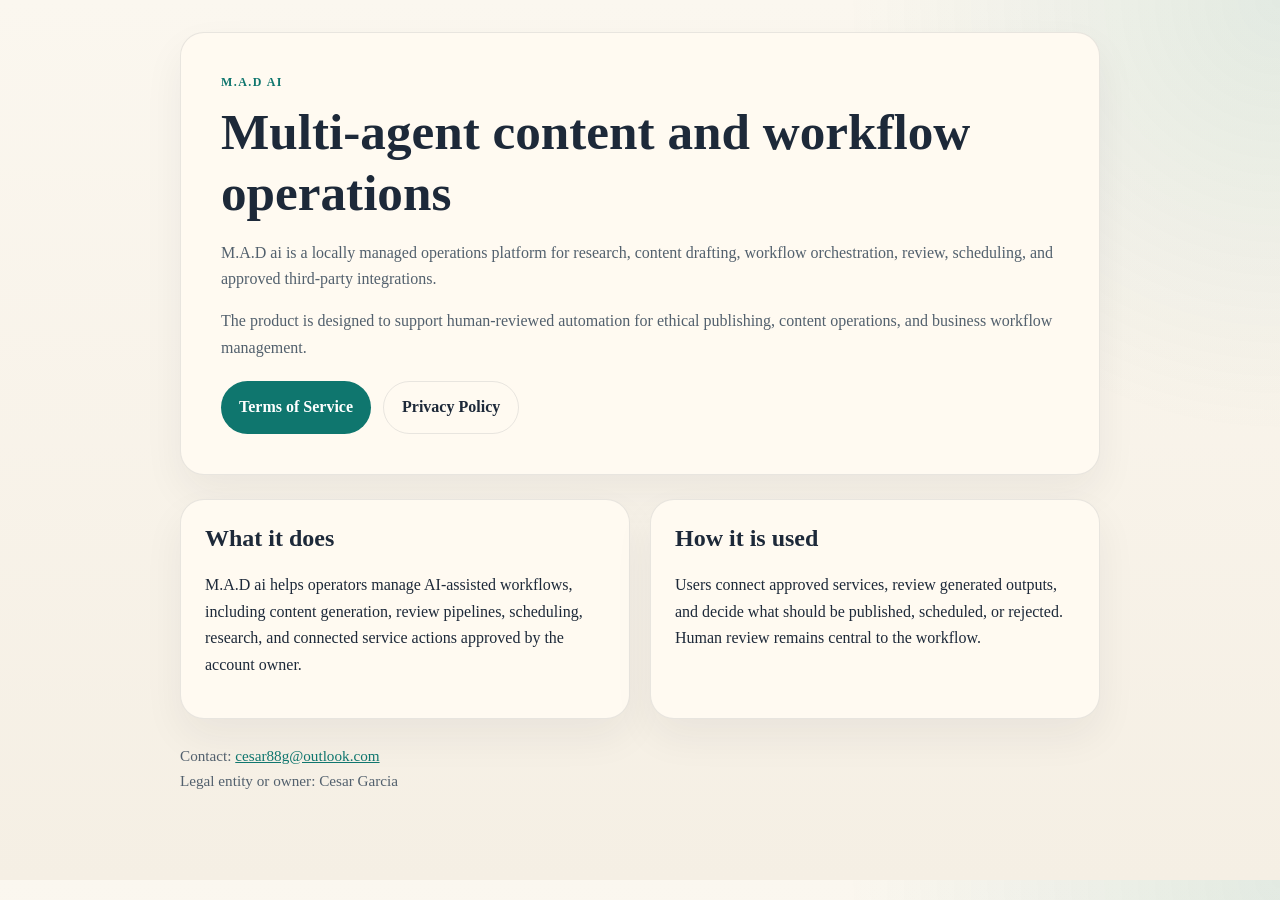
<file: index.html>
<!DOCTYPE html>
<html lang="en">
<head>
  <meta charset="UTF-8">
  <meta name="viewport" content="width=device-width, initial-scale=1.0">
  <title>M.A.D ai</title>
  <link rel="stylesheet" href="./styles.css">
</head>
<body>
  <main class="wrap">
    <section class="hero">
      <p class="eyebrow">M.A.D ai</p>
      <h1>Multi-agent content and workflow operations</h1>
      <p class="lead">
        M.A.D ai is a locally managed operations platform for research, content drafting, workflow orchestration,
        review, scheduling, and approved third-party integrations.
      </p>
      <p class="lead">
        The product is designed to support human-reviewed automation for ethical publishing, content operations,
        and business workflow management.
      </p>
      <div class="links">
        <a class="button" href="./terms.html">Terms of Service</a>
        <a class="button secondary" href="./privacy.html">Privacy Policy</a>
      </div>
    </section>

    <section class="grid">
      <article class="card">
        <h2>What it does</h2>
        <p>
          M.A.D ai helps operators manage AI-assisted workflows, including content generation, review pipelines,
          scheduling, research, and connected service actions approved by the account owner.
        </p>
      </article>
      <article class="card">
        <h2>How it is used</h2>
        <p>
          Users connect approved services, review generated outputs, and decide what should be published,
          scheduled, or rejected. Human review remains central to the workflow.
        </p>
      </article>
    </section>

    <p class="footer">
      Contact: <a href="mailto:cesar88g@outlook.com">cesar88g@outlook.com</a><br>
      Legal entity or owner: Cesar Garcia
    </p>
  </main>
</body>
</html>
</file>
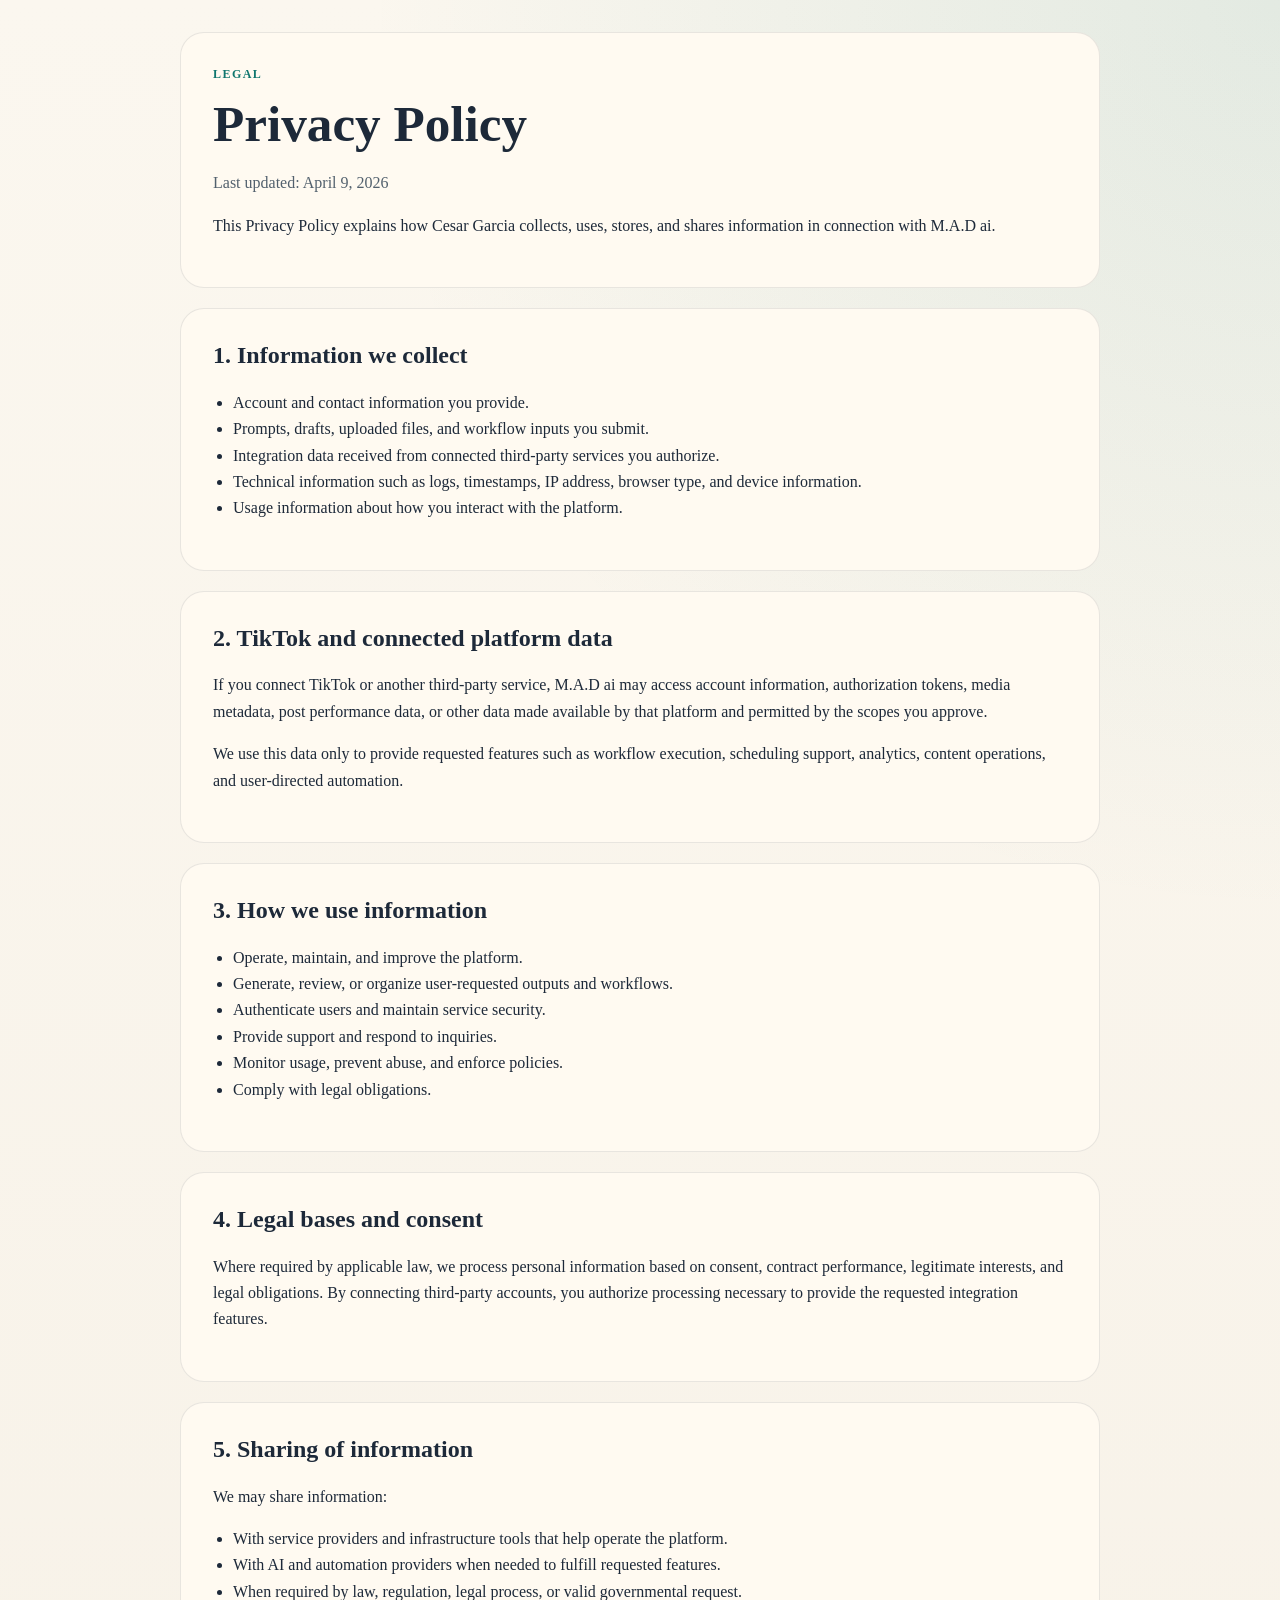
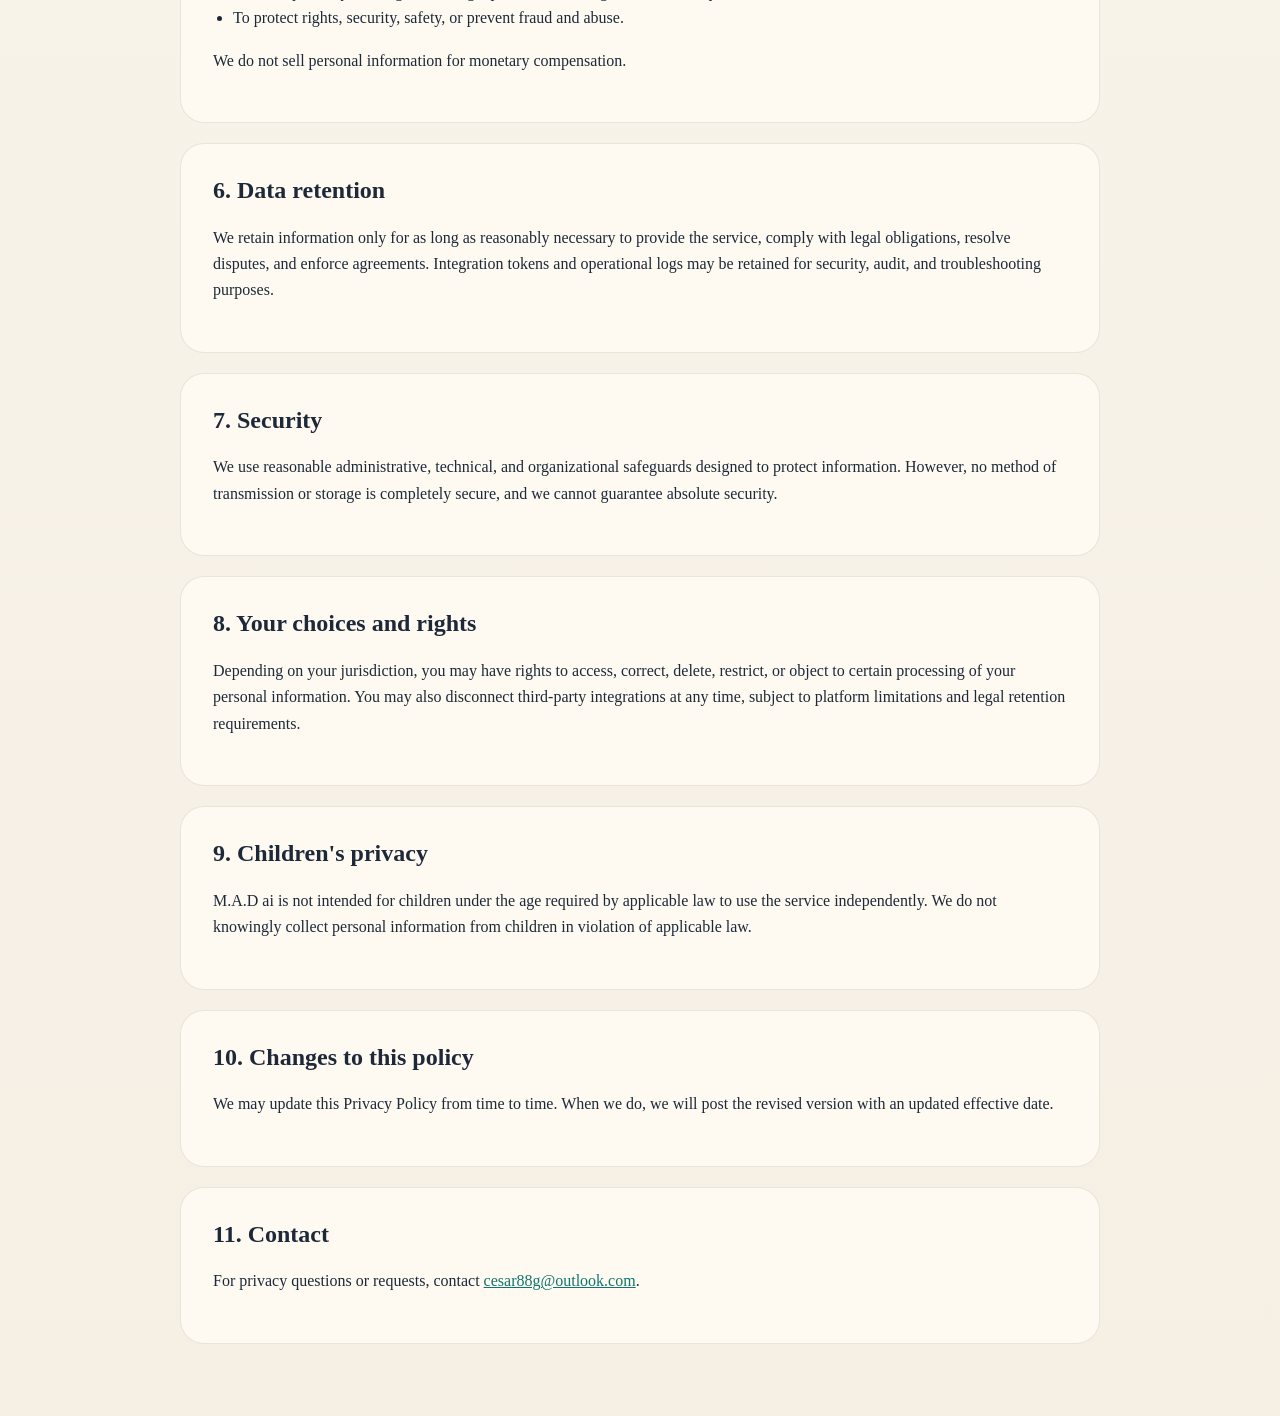
<file: privacy.html>
<!DOCTYPE html>
<html lang="en">
<head>
  <meta charset="UTF-8">
  <meta name="viewport" content="width=device-width, initial-scale=1.0">
  <title>M.A.D ai Privacy Policy</title>
  <link rel="stylesheet" href="./styles.css">
</head>
<body>
  <main class="wrap">
    <section class="article">
      <p class="eyebrow">Legal</p>
      <h1>Privacy Policy</h1>
      <p class="muted">Last updated: April 9, 2026</p>
      <p>
        This Privacy Policy explains how Cesar Garcia collects, uses, stores, and shares information in connection
        with M.A.D ai.
      </p>
    </section>

    <section class="article">
      <h2>1. Information we collect</h2>
      <ul>
        <li>Account and contact information you provide.</li>
        <li>Prompts, drafts, uploaded files, and workflow inputs you submit.</li>
        <li>Integration data received from connected third-party services you authorize.</li>
        <li>Technical information such as logs, timestamps, IP address, browser type, and device information.</li>
        <li>Usage information about how you interact with the platform.</li>
      </ul>
    </section>

    <section class="article">
      <h2>2. TikTok and connected platform data</h2>
      <p>
        If you connect TikTok or another third-party service, M.A.D ai may access account information, authorization
        tokens, media metadata, post performance data, or other data made available by that platform and permitted by
        the scopes you approve.
      </p>
      <p>
        We use this data only to provide requested features such as workflow execution, scheduling support, analytics,
        content operations, and user-directed automation.
      </p>
    </section>

    <section class="article">
      <h2>3. How we use information</h2>
      <ul>
        <li>Operate, maintain, and improve the platform.</li>
        <li>Generate, review, or organize user-requested outputs and workflows.</li>
        <li>Authenticate users and maintain service security.</li>
        <li>Provide support and respond to inquiries.</li>
        <li>Monitor usage, prevent abuse, and enforce policies.</li>
        <li>Comply with legal obligations.</li>
      </ul>
    </section>

    <section class="article">
      <h2>4. Legal bases and consent</h2>
      <p>
        Where required by applicable law, we process personal information based on consent, contract performance,
        legitimate interests, and legal obligations. By connecting third-party accounts, you authorize processing
        necessary to provide the requested integration features.
      </p>
    </section>

    <section class="article">
      <h2>5. Sharing of information</h2>
      <p>We may share information:</p>
      <ul>
        <li>With service providers and infrastructure tools that help operate the platform.</li>
        <li>With AI and automation providers when needed to fulfill requested features.</li>
        <li>When required by law, regulation, legal process, or valid governmental request.</li>
        <li>To protect rights, security, safety, or prevent fraud and abuse.</li>
      </ul>
      <p>
        We do not sell personal information for monetary compensation.
      </p>
    </section>

    <section class="article">
      <h2>6. Data retention</h2>
      <p>
        We retain information only for as long as reasonably necessary to provide the service, comply with legal
        obligations, resolve disputes, and enforce agreements. Integration tokens and operational logs may be retained
        for security, audit, and troubleshooting purposes.
      </p>
    </section>

    <section class="article">
      <h2>7. Security</h2>
      <p>
        We use reasonable administrative, technical, and organizational safeguards designed to protect information.
        However, no method of transmission or storage is completely secure, and we cannot guarantee absolute security.
      </p>
    </section>

    <section class="article">
      <h2>8. Your choices and rights</h2>
      <p>
        Depending on your jurisdiction, you may have rights to access, correct, delete, restrict, or object to certain
        processing of your personal information. You may also disconnect third-party integrations at any time, subject
        to platform limitations and legal retention requirements.
      </p>
    </section>

    <section class="article">
      <h2>9. Children's privacy</h2>
      <p>
        M.A.D ai is not intended for children under the age required by applicable law to use the service independently.
        We do not knowingly collect personal information from children in violation of applicable law.
      </p>
    </section>

    <section class="article">
      <h2>10. Changes to this policy</h2>
      <p>
        We may update this Privacy Policy from time to time. When we do, we will post the revised version with an
        updated effective date.
      </p>
    </section>

    <section class="article">
      <h2>11. Contact</h2>
      <p>
        For privacy questions or requests, contact
        <a href="mailto:cesar88g@outlook.com">cesar88g@outlook.com</a>.
      </p>
    </section>
  </main>
</body>
</html>
</file>
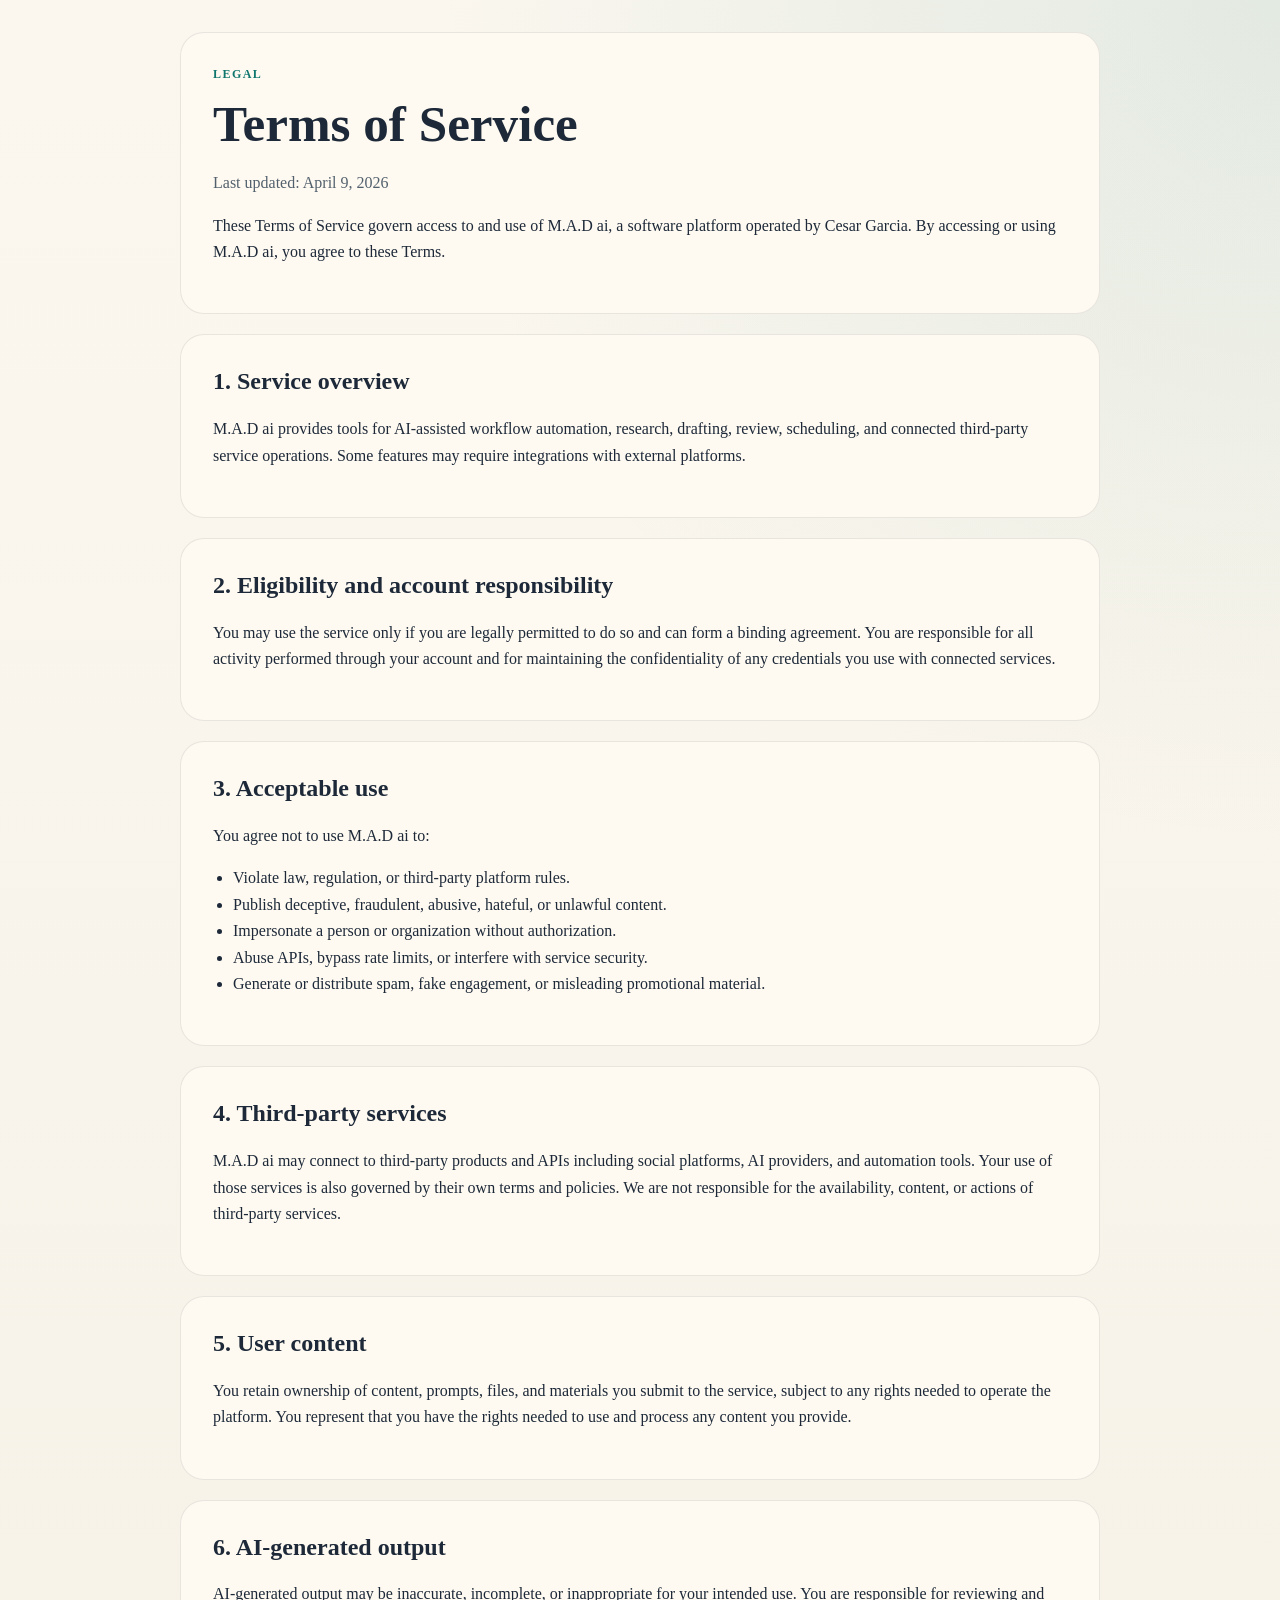
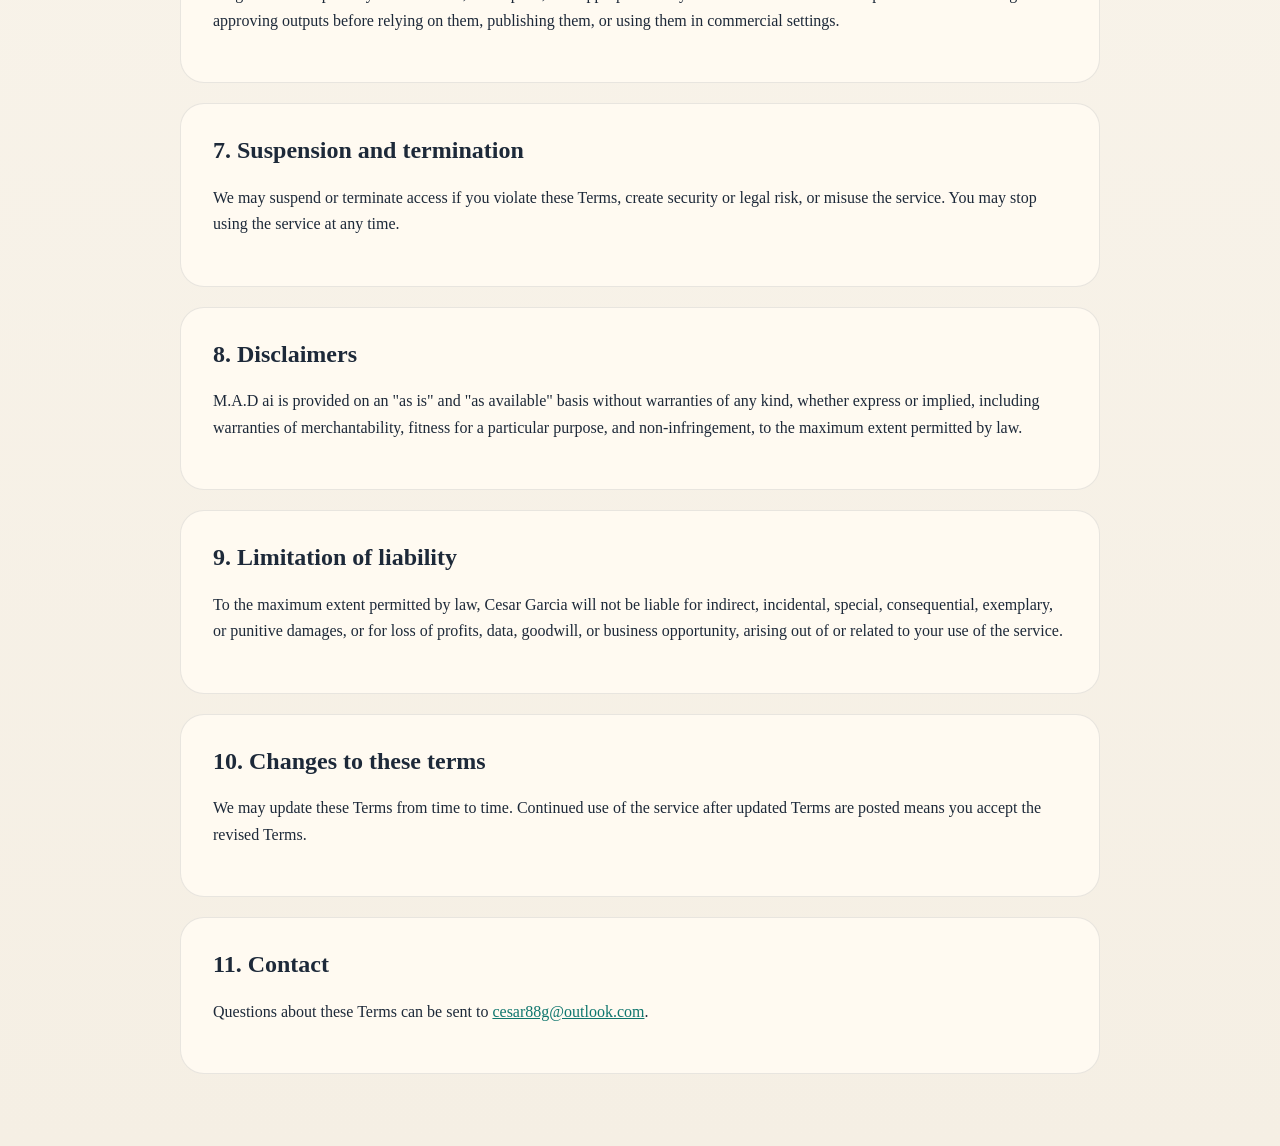
<file: terms.html>
<!DOCTYPE html>
<html lang="en">
<head>
  <meta charset="UTF-8">
  <meta name="viewport" content="width=device-width, initial-scale=1.0">
  <title>M.A.D ai Terms of Service</title>
  <link rel="stylesheet" href="./styles.css">
</head>
<body>
  <main class="wrap">
    <section class="article">
      <p class="eyebrow">Legal</p>
      <h1>Terms of Service</h1>
      <p class="muted">Last updated: April 9, 2026</p>
      <p>
        These Terms of Service govern access to and use of M.A.D ai, a software platform operated by
        Cesar Garcia. By accessing or using M.A.D ai, you agree to these Terms.
      </p>
    </section>

    <section class="article">
      <h2>1. Service overview</h2>
      <p>
        M.A.D ai provides tools for AI-assisted workflow automation, research, drafting, review, scheduling,
        and connected third-party service operations. Some features may require integrations with external platforms.
      </p>
    </section>

    <section class="article">
      <h2>2. Eligibility and account responsibility</h2>
      <p>
        You may use the service only if you are legally permitted to do so and can form a binding agreement.
        You are responsible for all activity performed through your account and for maintaining the confidentiality
        of any credentials you use with connected services.
      </p>
    </section>

    <section class="article">
      <h2>3. Acceptable use</h2>
      <p>You agree not to use M.A.D ai to:</p>
      <ul>
        <li>Violate law, regulation, or third-party platform rules.</li>
        <li>Publish deceptive, fraudulent, abusive, hateful, or unlawful content.</li>
        <li>Impersonate a person or organization without authorization.</li>
        <li>Abuse APIs, bypass rate limits, or interfere with service security.</li>
        <li>Generate or distribute spam, fake engagement, or misleading promotional material.</li>
      </ul>
    </section>

    <section class="article">
      <h2>4. Third-party services</h2>
      <p>
        M.A.D ai may connect to third-party products and APIs including social platforms, AI providers,
        and automation tools. Your use of those services is also governed by their own terms and policies.
        We are not responsible for the availability, content, or actions of third-party services.
      </p>
    </section>

    <section class="article">
      <h2>5. User content</h2>
      <p>
        You retain ownership of content, prompts, files, and materials you submit to the service, subject to any
        rights needed to operate the platform. You represent that you have the rights needed to use and process
        any content you provide.
      </p>
    </section>

    <section class="article">
      <h2>6. AI-generated output</h2>
      <p>
        AI-generated output may be inaccurate, incomplete, or inappropriate for your intended use. You are responsible
        for reviewing and approving outputs before relying on them, publishing them, or using them in commercial settings.
      </p>
    </section>

    <section class="article">
      <h2>7. Suspension and termination</h2>
      <p>
        We may suspend or terminate access if you violate these Terms, create security or legal risk, or misuse
        the service. You may stop using the service at any time.
      </p>
    </section>

    <section class="article">
      <h2>8. Disclaimers</h2>
      <p>
        M.A.D ai is provided on an "as is" and "as available" basis without warranties of any kind, whether express
        or implied, including warranties of merchantability, fitness for a particular purpose, and non-infringement,
        to the maximum extent permitted by law.
      </p>
    </section>

    <section class="article">
      <h2>9. Limitation of liability</h2>
      <p>
        To the maximum extent permitted by law, Cesar Garcia will not be liable for indirect, incidental, special,
        consequential, exemplary, or punitive damages, or for loss of profits, data, goodwill, or business opportunity,
        arising out of or related to your use of the service.
      </p>
    </section>

    <section class="article">
      <h2>10. Changes to these terms</h2>
      <p>
        We may update these Terms from time to time. Continued use of the service after updated Terms are posted
        means you accept the revised Terms.
      </p>
    </section>

    <section class="article">
      <h2>11. Contact</h2>
      <p>
        Questions about these Terms can be sent to
        <a href="mailto:cesar88g@outlook.com">cesar88g@outlook.com</a>.
      </p>
    </section>
  </main>
</body>
</html>
</file>
<file: styles.css>
:root {
  --bg: #f5efe4;
  --surface: #fffaf1;
  --ink: #1d2939;
  --muted: #52606d;
  --accent: #0f766e;
  --border: rgba(29, 41, 57, 0.1);
}

* {
  box-sizing: border-box;
}

body {
  margin: 0;
  font-family: Georgia, "Times New Roman", serif;
  color: var(--ink);
  background:
    radial-gradient(circle at top right, rgba(15, 118, 110, 0.1), transparent 28%),
    linear-gradient(180deg, #fbf7ef 0%, var(--bg) 100%);
  line-height: 1.65;
}

.wrap {
  max-width: 960px;
  margin: 0 auto;
  padding: 32px 20px 72px;
}

.hero,
.card {
  background: var(--surface);
  border: 1px solid var(--border);
  border-radius: 24px;
  box-shadow: 0 18px 40px rgba(29, 41, 57, 0.06);
}

.hero {
  padding: 40px;
  margin-bottom: 24px;
}

.eyebrow {
  margin: 0 0 8px;
  color: var(--accent);
  text-transform: uppercase;
  letter-spacing: 0.12em;
  font-size: 12px;
  font-weight: 700;
}

h1,
h2,
h3 {
  line-height: 1.2;
}

h1 {
  margin: 0 0 14px;
  font-size: clamp(2rem, 4vw, 3.6rem);
}

h2 {
  margin-top: 0;
  font-size: 1.5rem;
}

.lead,
.muted,
small {
  color: var(--muted);
}

.grid {
  display: grid;
  grid-template-columns: repeat(2, minmax(0, 1fr));
  gap: 20px;
}

.card {
  padding: 24px;
}

.links {
  display: flex;
  gap: 12px;
  flex-wrap: wrap;
  margin-top: 20px;
}

.button {
  display: inline-flex;
  align-items: center;
  justify-content: center;
  padding: 12px 18px;
  border-radius: 999px;
  background: var(--accent);
  color: #fff;
  text-decoration: none;
  font-weight: 700;
}

.button.secondary {
  background: transparent;
  color: var(--ink);
  border: 1px solid var(--border);
}

.article {
  background: var(--surface);
  border: 1px solid var(--border);
  border-radius: 24px;
  padding: 32px;
}

.article + .article {
  margin-top: 20px;
}

ul {
  padding-left: 20px;
}

a {
  color: var(--accent);
}

.footer {
  margin-top: 24px;
  color: var(--muted);
  font-size: 0.95rem;
}

@media (max-width: 760px) {
  .grid {
    grid-template-columns: 1fr;
  }

  .hero,
  .card,
  .article {
    padding: 22px;
  }
}
</file>
